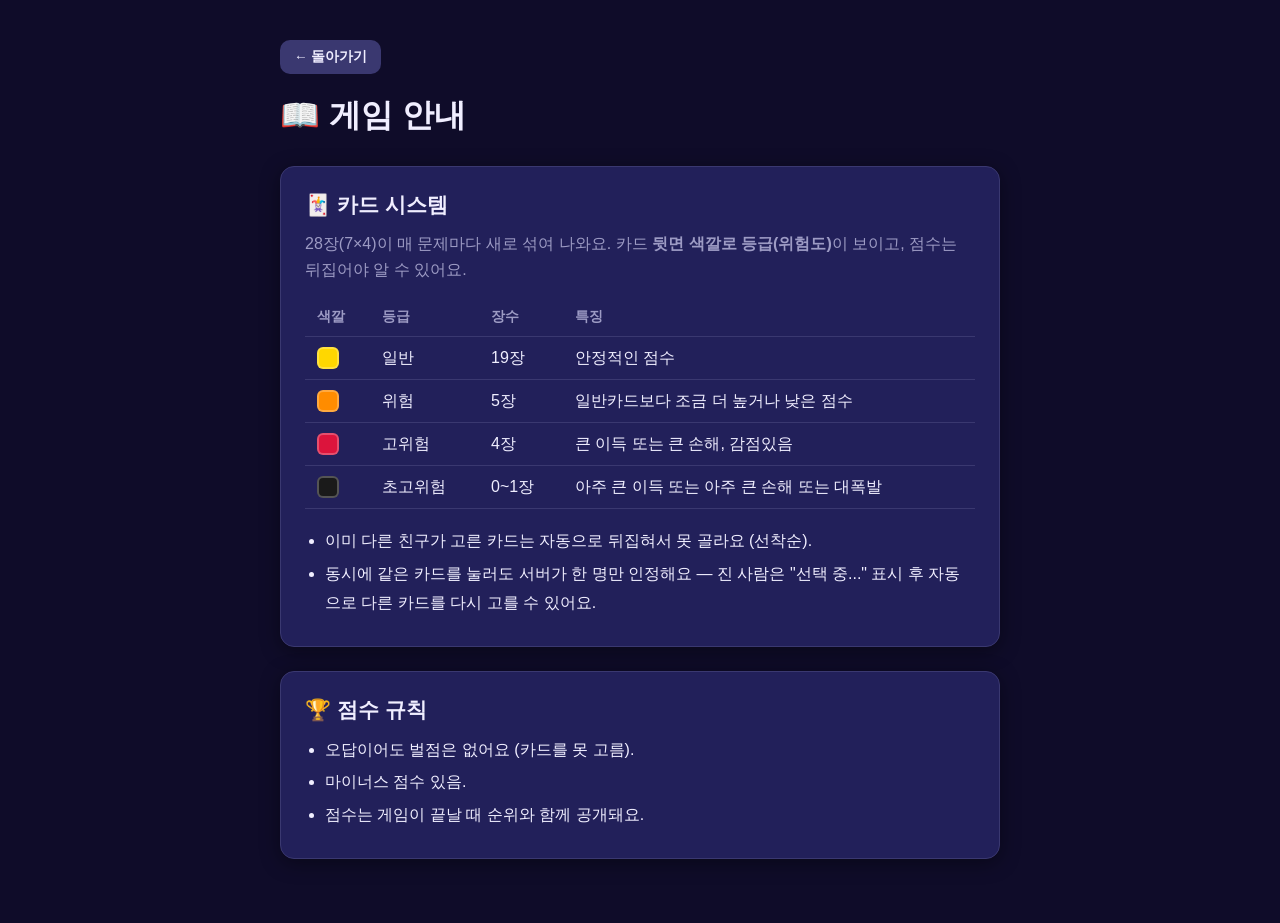
<file: tutorial.html>
<!DOCTYPE html>
<html lang="ko">
<head>
  <meta charset="UTF-8">
  <meta name="viewport" content="width=device-width, initial-scale=1.0">
  <title>게임 안내 — Quiz Battle Card</title>
  <link rel="stylesheet" href="css/style.css">
</head>
<body class="tutorial-body">
  <div class="tutorial-wrap">
    <a href="index.html" class="btn btn-secondary btn-sm tutorial-back">← 돌아가기</a>
    <h1 class="tutorial-title">📖 게임 안내</h1>

    <!-- 카드 시스템 -->
    <section class="tutorial-section">
      <h2>🃏 카드 시스템</h2>
      <p class="tutorial-desc">
        28장(7×4)이 매 문제마다 새로 섞여 나와요. 카드 <strong>뒷면 색깔로 등급(위험도)</strong>이 보이고,
        점수는 뒤집어야 알 수 있어요.
      </p>

      <table class="tutorial-card-table">
        <thead>
          <tr><th>색깔</th><th>등급</th><th>장수</th><th>특징</th></tr>
        </thead>
        <tbody>
          <tr>
            <td><span class="tutorial-swatch" data-tier="normal"></span></td>
            <td>일반</td>
            <td>19장</td>
            <td>안정적인 점수</td>
          </tr>
          <tr>
            <td><span class="tutorial-swatch" data-tier="risk"></span></td>
            <td>위험</td>
            <td>5장</td>
            <td>일반카드보다 조금 더 높거나 낮은 점수</td>
          </tr>
          <tr>
            <td><span class="tutorial-swatch" data-tier="highRisk"></span></td>
            <td>고위험</td>
            <td>4장</td>
            <td>큰 이득 또는 큰 손해, 감점있음</td>
          </tr>
          <tr>
            <td><span class="tutorial-swatch" data-tier="ultra"></span></td>
            <td>초고위험</td>
            <td>0~1장</td>
            <td>아주 큰 이득 또는 아주 큰 손해 또는 대폭발</td>
          </tr>
        </tbody>
      </table>

      <ul class="tutorial-list">
        <li>이미 다른 친구가 고른 카드는 자동으로 뒤집혀서 못 골라요 (선착순).</li>
        <li>동시에 같은 카드를 눌러도 서버가 한 명만 인정해요 — 진 사람은 "선택 중..." 표시 후 자동으로 다른 카드를 다시 고를 수 있어요.</li>
      </ul>
    </section>

    <!-- 점수 규칙 -->
    <section class="tutorial-section">
      <h2>🏆 점수 규칙</h2>
      <ul class="tutorial-list">
        <li>오답이어도 벌점은 없어요 (카드를 못 고름).</li>
        <li>마이너스 점수 있음.</li>
        <li>점수는 게임이 끝날 때 순위와 함께 공개돼요.</li>
      </ul>
    </section>
  </div>

  <script type="module" src="js/tutorial.js"></script>
</body>
</html>
</file>
<file: css/style.css>
/* =============================================
   style.css — Quiz Battle Royale
   ============================================= */

:root {
  --c-bg:       #0f0c29;
  --c-surface:  #1a1745;
  --c-card:     #22205a;
  --c-border:   #3a3870;
  --c-text:     #f0eeff;
  --c-sub:      #9d9bc4;
  --c-primary:  #7c6ff7;
  --c-green:    #2ecc71;
  --c-red:      #e74c3c;
  --c-orange:   #f39c12;
  --c-blue:     #3498db;
  --c-gold:     #f1c40f;
  --c-silver:   #bdc3c7;
  --c-bronze:   #e67e22;
  --radius:     14px;
  --shadow:     0 4px 20px rgba(0,0,0,0.4);

  /* 상황판 카드판(우측 60%) 레이아웃 — 나중에 조정하기 쉽도록 변수로 분리 */
  --board-pad-x:     28px;   /* 카드판 좌우 여백 */
  --board-pad-y:     22px;   /* 카드판 상하 여백 */
  --board-card-gap:  10px;   /* 카드 사이 간격 */
  --board-card-ratio: 1.6;   /* 카드 세로:가로 비율 (aspect-ratio: 1 / 이값) */
  --board-cols: 7;
  --board-rows: 4;

  /* 클라이언트 카드 선택 화면 — board 카드판과 동일한 비율, 여백은 board의 2배 */
  --cs-card-pad-x: calc(var(--board-pad-x) * 2);
  --cs-card-pad-y: calc(var(--board-pad-y) * 2);
}

* { box-sizing: border-box; margin: 0; padding: 0; }

body {
  font-family: 'Segoe UI', 'Apple SD Gothic Neo', sans-serif;
  background: var(--c-bg);
  color: var(--c-text);
  min-height: 100vh;
  overflow: hidden;
}

/* ── 뷰 전환 ── */
#app { width: 100vw; height: 100vh; position: relative; }
.view { display: none; width: 100%; height: 100%; position: absolute; top: 0; left: 0; overflow-y: auto; }
.view.active { display: flex; flex-direction: column; }

/* ── 공통 버튼 ── */
.btn {
  display: inline-flex; align-items: center; justify-content: center;
  padding: 12px 24px; border-radius: 10px; border: none; cursor: pointer;
  font-size: 1rem; font-weight: 700; transition: transform .1s, opacity .2s;
  user-select: none;
}
.btn:active { transform: scale(.96); }
.btn:disabled { opacity: .45; cursor: not-allowed; }
.btn-primary  { background: var(--c-primary); color: #fff; }
.btn-green    { background: var(--c-green);   color: #fff; }
.btn-blue     { background: var(--c-blue);    color: #fff; }
.btn-orange   { background: var(--c-orange);  color: #fff; }
.btn-secondary{ background: var(--c-border);  color: var(--c-text); }
.btn-danger   { background: var(--c-red);     color: #fff; }
.btn-warning  { background: var(--c-orange);  color: #fff; }
.btn-large    { font-size: 1.15rem; padding: 16px 32px; }
.btn-sm       { font-size: .85rem; padding: 8px 14px; }

/* 초고위험카드 예약(armed) 상태 강조 */
.btn.ultra-armed {
  background: #1A1A1A; color: #fff;
  box-shadow: 0 0 0 3px var(--c-red);
  animation: ultra-pulse 1s infinite;
}
@keyframes ultra-pulse {
  0%, 100% { opacity: 1; }
  50%      { opacity: .7; }
}

/* ── 공통 입력 ── */
.input-big, .select-big {
  width: 100%; padding: 14px 16px; border-radius: 10px;
  border: 2px solid var(--c-border); background: var(--c-surface);
  color: var(--c-text); font-size: 1.1rem;
}
.input-big:focus, .select-big:focus {
  outline: none; border-color: var(--c-primary);
}

/* ── 음소거 버튼 ── */
.mute-btn {
  position: fixed; top: 14px; right: 14px; z-index: 900;
  background: var(--c-card); border: 1px solid var(--c-border);
  border-radius: 50%; width: 46px; height: 46px;
  font-size: 1.3rem; cursor: pointer; display: flex; align-items: center; justify-content: center;
}
.mute-btn.small { width: 36px; height: 36px; font-size: 1rem; position: static; }

/* ── 방 코드 표시 ── */
.room-code-display {
  position: fixed; bottom: 10px; right: 14px;
  font-size: .8rem; color: var(--c-sub); z-index: 100;
}

/* =============================================
   세팅 뷰
   ============================================= */
#view-setting { align-items: center; justify-content: center; padding: 20px; }

.setting-wrap { width: 100%; max-width: 860px; }

.logo-area { text-align: center; margin-bottom: 32px; }
.logo-text { font-size: 2.4rem; font-weight: 900;
  background: linear-gradient(135deg, #a78bfa, #60a5fa);
  -webkit-background-clip: text; -webkit-text-fill-color: transparent; }
.logo-sub  { color: var(--c-sub); margin-top: 6px; }
.tutorial-link { display: inline-flex; margin-top: 14px; text-decoration: none; }

.setting-cards { display: flex; gap: 20px; flex-wrap: wrap; }
.card {
  flex: 1; min-width: 280px; background: var(--c-card);
  border-radius: var(--radius); padding: 24px; box-shadow: var(--shadow);
  border: 1px solid var(--c-border);
}
.card h2 { font-size: 1.2rem; margin-bottom: 20px; }
.card h2 small { font-size: .8rem; color: var(--c-sub); }

.form-row { margin-bottom: 16px; }
.form-row label { display: block; font-size: .9rem; color: var(--c-sub); margin-bottom: 6px; }
.hint { font-size: .78rem; color: var(--c-primary); }

.file-upload-label {
  display: inline-flex; align-items: center; gap: 8px;
  padding: 10px 18px; background: var(--c-surface);
  border: 2px dashed var(--c-border); border-radius: 10px;
  cursor: pointer; font-size: .95rem; transition: border-color .2s;
}
.file-upload-label:hover { border-color: var(--c-primary); }
.xlsx-status { margin-top: 8px; font-size: .85rem; color: var(--c-sub); }

.card-create .btn { width: 100%; margin-top: 8px; }

.join-buttons { display: flex; flex-direction: column; gap: 12px; margin-top: 8px; }
.join-buttons .btn { width: 100%; }

.setting-message {
  margin-top: 16px; padding: 12px 18px; border-radius: 10px;
  background: var(--c-surface); border: 1px solid var(--c-border);
  font-size: .95rem; text-align: center;
}
.setting-message.error { border-color: var(--c-red); color: var(--c-red); }
.setting-message.success { border-color: var(--c-green); color: var(--c-green); }
.hidden { display: none !important; }

/* ── 토글 스위치 (세팅 뷰) ── */
/* .form-row label { display:block } 규칙을 !important로 덮어씌워 flex 레이아웃 유지 */
.form-row label.toggle-label {
  display: flex !important; align-items: center; gap: 12px;
  cursor: pointer; padding: 4px 0; user-select: none;
  color: var(--c-text); margin-bottom: 0;
}
.toggle-checkbox { display: none; } /* 실제 체크박스 숨김 */
.toggle-slider {
  position: relative; flex-shrink: 0;
  width: 50px; height: 28px;
  background: var(--c-border); border-radius: 14px;
  transition: background .2s;
}
.toggle-slider::after {
  content: ''; position: absolute;
  width: 22px; height: 22px; background: #fff;
  border-radius: 50%; top: 3px; left: 3px;
  transition: transform .2s; box-shadow: 0 1px 4px rgba(0,0,0,.35);
}
.toggle-checkbox:checked + .toggle-slider { background: var(--c-primary); }
.toggle-checkbox:checked + .toggle-slider::after { transform: translateX(22px); }
.toggle-text { font-size: .95rem; }
.toggle-desc { margin-top: 6px; font-size: .8rem; color: var(--c-sub); }

/* =============================================
   상황판 뷰
   ============================================= */
#view-board { flex-direction: row; overflow: hidden; }

/* 좌 40% — 문제 */
.board-left {
  width: 40%; display: flex; flex-direction: column;
  align-items: center; justify-content: center; padding: 16px 20px;
  border-right: 2px solid var(--c-border); position: relative;
  overflow-y: auto; flex-shrink: 0;
}
.board-phase-label {
  position: absolute; top: 12px; left: 16px;
  font-size: .85rem; color: var(--c-sub);
  background: var(--c-card); padding: 4px 10px; border-radius: 20px;
}
.board-q-info {
  font-size: 1.1rem; color: var(--c-sub); margin-bottom: 10px; text-align: center;
}
.board-q-text {
  font-size: clamp(1.6rem, 3.5vw, 2.8rem); font-weight: 700;
  text-align: center; line-height: 1.5; max-width: 95%;
}

/* 객관식 보기 목록 */
.board-q-choices {
  display: flex; flex-wrap: wrap; gap: 10px 20px; justify-content: center;
  max-width: 100%; margin-top: 14px;
}
.board-choice-item {
  font-size: clamp(1.2rem, 2.2vw, 1.9rem);
  background: var(--c-card); border-radius: 10px;
  padding: 8px 22px; border: 1px solid var(--c-border);
  white-space: nowrap;
}
.board-choice-num {
  font-weight: 900; color: var(--c-gold); margin-right: 10px;
  font-size: clamp(1.3rem, 2.4vw, 2rem);
}

/* 선잇기 2열 레이아웃 */
.board-match-col {
  flex: 1; min-width: 120px; display: flex; flex-direction: column; gap: 8px;
}
.board-match-col-right .board-choice-item {
  border-color: var(--c-blue);
}

.board-q-img {
  max-height: 110px; max-width: 80%; object-fit: contain; border-radius: 10px;
  margin-top: 10px; cursor: zoom-in;
}
.board-q-img.zoomed {
  position: fixed; top: 0; left: 0; width: 100vw; height: 100vh;
  max-height: none; max-width: none; object-fit: contain; z-index: 800;
  background: rgba(0,0,0,.85); border-radius: 0; cursor: zoom-out;
}
.board-countdown {
  font-size: clamp(3rem, 10vw, 7rem); font-weight: 900; color: var(--c-gold);
  text-shadow: 0 0 30px var(--c-gold); animation: pulse .8s ease-in-out infinite;
}
@keyframes pulse { 0%,100%{transform:scale(1)} 50%{transform:scale(1.08)} }

/* 대폭발 발동 연출 — 화면 전체 플래시 + 흔들림, 점수는 표시하지 않음 (spec §1-2, §2-4) */
.board-explosion-overlay {
  position: fixed; inset: 0; z-index: 600;
  display: flex; flex-direction: column; align-items: center; justify-content: center;
  background: rgba(0,0,0,.75);
}
.explosion-emoji { font-size: clamp(4rem, 12vw, 9rem); }
.explosion-text  {
  font-size: clamp(1.4rem, 4vw, 2.6rem); font-weight: 900; color: #fff; margin-top: 12px;
}
.board-explosion-overlay.explosion-active { animation: explosionFlash 1.6s ease; }
.board-explosion-overlay.explosion-active .explosion-emoji { animation: shake .5s ease 3; }
@keyframes explosionFlash {
  0%   { background: rgba(255,255,255,.95); }
  15%  { background: rgba(0,0,0,.75); }
  100% { background: rgba(0,0,0,.75); }
}

/* 우 60% — 카드 그리드
   컨테이너 크기가 바뀌어도 카드 비율(1 : var(--board-card-ratio))을 유지한 채
   7×4=28장이 항상 여백 안에 들어오도록 컨테이너 쿼리 단위(cqw/cqh)로 크기를 계산한다. */
.board-right {
  flex: 1; display: flex;
  align-items: center; justify-content: center;
  padding: var(--board-pad-y) var(--board-pad-x);
  overflow: hidden;            /* 넘치거나 잘리는 대신 그리드 자체를 축소해 항상 안에 들어오게 함 */
  container-type: size;        /* 자식이 cqw/cqh로 이 영역의 실제 크기를 참조할 수 있게 함 */
}

/* 상황판 7×4 카드 그리드 — 폭 기준/높이 기준 중 더 작은 쪽에 맞춰 전체 그리드를 축소(letterbox) */
.board-card-grid {
  display: grid;
  grid-template-columns: repeat(var(--board-cols), 1fr);
  grid-template-rows: repeat(var(--board-rows), 1fr);
  gap: var(--board-card-gap);
  aspect-ratio: var(--board-cols) / calc(var(--board-rows) * var(--board-card-ratio));
  width: min(100cqw, 100cqh * (var(--board-cols) / (var(--board-rows) * var(--board-card-ratio))));
  max-width: 100%;
  max-height: 100%;
}

/* 상황판 카드 (클릭 없음, 표시 전용) — 비율은 항상 1 : var(--board-card-ratio) 고정.
   align-self:start로 그리드 셀 높이가 살짝 남아도 늘어나지 않고 aspect-ratio가 그대로 적용된다. */
.board-game-card {
  aspect-ratio: 1 / var(--board-card-ratio);
  width: 100%;
  align-self: start;
  border-radius: 8px;
  position: relative;
  overflow: hidden;
}

/* 등급별 실제 색상은 CARD_CONFIG.colors 기반으로 JS가 inline style로 지정한다 (spec §1-2) */
.board-card-back {
  width: 100%; height: 100%;
  border-radius: 8px;
  display: flex; align-items: center; justify-content: center;
  font-size: clamp(.85rem, 2.2vw, 1.4rem); font-weight: 900;
  color: rgba(255,255,255,.35);
  border: 2px solid rgba(255,255,255,.15);
  user-select: none;
}

/* 앞면 배경/글자색도 뒷면과 동일하게 CARD_CONFIG.colors 기반으로 JS가 inline style로 지정한다 (등급 색 통일) */
.board-card-front {
  width: 100%; height: 100%;
  border-radius: 8px;
  display: flex; flex-direction: column;
  align-items: center; justify-content: center;
  padding: 3px;
  border: 2px solid rgba(255,255,255,.25);
  animation: cardFlipIn .35s ease;
}

.bc-score {
  font-size: clamp(1.4rem, 3vw, 2.6rem);
  font-weight: 900; line-height: 1; text-align: center;
  word-break: break-all;
  color: inherit;
}
.bc-nick {
  font-size: clamp(1rem, 2vw, 1.6rem);
  color: inherit; opacity: .85; text-align: center;
  margin-top: 4px; word-break: break-all;
  overflow: hidden; max-width: 100%; line-height: 1.2;
}

/* =============================================
   클라이언트 뷰
   ============================================= */
#view-client { align-items: stretch; }

.client-section { display: none; flex-direction: column; flex: 1; padding: 24px; }
.client-section.active { display: flex; }

/* 내 누적 점수 바 (클라이언트 뷰 — 항상 좌상단 고정) */
.cs-score-bar {
  position: fixed; top: 14px; left: 14px; z-index: 200;
  background: var(--c-card); border: 1px solid var(--c-border);
  border-radius: 20px; padding: 8px 18px;
  display: flex; align-items: center; gap: 10px;
  box-shadow: var(--shadow); pointer-events: none;
}
.cs-score-label { font-size: .85rem; color: var(--c-sub); }
.cs-score-value { font-size: 1.4rem; font-weight: 900; color: var(--c-gold); }

/* 닉네임 입력 */
.cs-header { text-align: center; margin-bottom: 28px; }
.cs-header h2 { font-size: 1.5rem; }
.room-code-small { color: var(--c-sub); margin-top: 6px; font-size: .9rem; }

.nickname-input-wrap {
  display: flex; flex-direction: column; gap: 16px;
  max-width: 400px; width: 100%; margin: 0 auto;
}
.nickname-input {
  font-size: 1.3rem; text-align: center; letter-spacing: .05em;
}
.nickname-error {
  color: var(--c-red); font-size: .9rem; text-align: center; min-height: 1.2em;
}

/* 대기 */
.wait-wrap { flex: 1; display: flex; flex-direction: column; align-items: center; justify-content: center; }
.wait-icon { font-size: 4rem; margin-bottom: 20px; animation: spin 3s linear infinite; }
@keyframes spin { to { transform: rotate(360deg); } }
.wait-msg  { font-size: 1.4rem; font-weight: 700; text-align: center; }
.wait-sub  { color: var(--c-sub); margin-top: 10px; text-align: center; }

/* 카운트다운 */
.countdown-wrap { flex: 1; display: flex; flex-direction: column; align-items: center; justify-content: center; }
.countdown-label { font-size: 1.2rem; color: var(--c-sub); margin-bottom: 16px; }
.countdown-num {
  font-size: clamp(5rem, 25vw, 12rem); font-weight: 900; color: var(--c-gold);
  text-shadow: 0 0 40px var(--c-gold); line-height: 1;
}

/* 퀴즈 입력 */
.quiz-top-bar {
  display: flex; align-items: center; justify-content: space-between;
  margin-bottom: 16px;
}
.player-badge {
  font-size: 1.4rem; font-weight: 900;
  background: var(--c-primary); padding: 6px 18px; border-radius: 30px;
}
.cq-timer {
  font-size: 1.1rem; color: var(--c-gold); font-weight: 700;
}
.q-type-badge {
  display: inline-block; font-size: .8rem; font-weight: 700;
  padding: 4px 12px; border-radius: 20px; background: var(--c-primary);
  margin-bottom: 12px;
}
.cq-q-text { font-size: clamp(1.1rem, 3.5vw, 1.6rem); font-weight: 700; margin-bottom: 14px; line-height: 1.5; }
.cq-q-img { max-width: 100%; max-height: 160px; object-fit: contain; border-radius: 10px; margin-bottom: 14px; }

/* 보기 이미지 — URL로 입력된 보기가 이미지로 표시될 때 */
.choice-img {
  max-height: 120px; max-width: 100%; object-fit: contain;
  border-radius: 8px; display: block; margin: 4px auto;
  pointer-events: none; /* 클릭이 부모 버튼으로 전달되도록 */
}
.board-q-choices .choice-img { max-height: 160px; }

.cq-answer-area { flex: 1; display: flex; flex-direction: column; }

/* 객관식 */
.cq-mc-choices { display: flex; flex-direction: column; gap: 10px; margin-bottom: 16px; }
.mc-choice-item {
  background: var(--c-card); border-radius: 10px; padding: 14px 18px;
  font-size: 1rem; border: 1px solid var(--c-border);
}
.mc-choice-num { font-weight: 900; color: var(--c-gold); margin-right: 10px; font-size: 1.2rem; }
.cq-mc-input-row { display: flex; gap: 12px; }
.cq-number-input {
  flex: 1; padding: 14px; font-size: 1.4rem; font-weight: 700; text-align: center;
  border-radius: 10px; border: 2px solid var(--c-border); background: var(--c-surface);
  color: var(--c-text);
}

/* 객관식 클릭 모드 버튼 */
.mc-click-btn {
  width: 100%; padding: 16px 18px; border-radius: 10px;
  border: 2px solid var(--c-border); background: var(--c-card);
  color: var(--c-text); font-size: 1.05rem; font-weight: 500;
  cursor: pointer; text-align: left; transition: border-color .15s, background .15s;
  display: block;
}
.mc-click-btn:hover  { border-color: var(--c-primary); background: var(--c-surface); }
.mc-click-btn.selected {
  border-color: var(--c-primary); background: rgba(124,111,247,.25); font-weight: 700;
}

/* 단답형 */
.cq-sa { display: flex; flex-direction: column; gap: 12px; }
.cq-sa-input {
  padding: 16px; font-size: 1.2rem; border-radius: 10px;
  border: 2px solid var(--c-border); background: var(--c-surface); color: var(--c-text);
}
.cq-sa-input:focus { outline: none; border-color: var(--c-primary); }

/* 선 잇기 */
.cq-match-container {
  display: flex; align-items: stretch; gap: 0; position: relative;
  background: var(--c-card); border-radius: var(--radius); overflow: hidden;
  margin-bottom: 14px; min-height: 200px;
}
.match-col { flex: 1; display: flex; flex-direction: column; justify-content: space-around; padding: 12px 10px; gap: 8px; }
/* canvas는 선 그리기 전용 — 클릭 이벤트는 아이템에 직접 전달 */
.match-canvas {
  position: absolute; top: 0; left: 0; width: 100%; height: 100%;
  background: transparent; touch-action: none; pointer-events: none;
}
.match-item {
  background: var(--c-surface); border: 2px solid var(--c-border);
  border-radius: 8px; padding: 10px 12px; text-align: center;
  font-size: .95rem; cursor: pointer; user-select: none; transition: border-color .15s;
  position: relative;
}
.match-item.selected  { border-color: var(--c-primary); background: rgba(124,111,247,.2); }
.match-item.connected { border-color: var(--c-green);   background: rgba(46,204,113,.15); }

/* 복수정답 */
.multi-hint, .order-hint { font-size: .9rem; color: var(--c-sub); margin-bottom: 12px; }
.cq-multi-choices { display: flex; flex-direction: column; gap: 10px; margin-bottom: 14px; }
.multi-choice-btn {
  padding: 14px 18px; border-radius: 10px; border: 2px solid var(--c-border);
  background: var(--c-card); color: var(--c-text); font-size: 1rem;
  cursor: pointer; text-align: left; transition: all .15s;
}
.multi-choice-btn.selected {
  border-color: var(--c-primary); background: rgba(124,111,247,.2);
}

/* 순서 */
.cq-order-choices { display: flex; flex-direction: column; gap: 10px; margin-bottom: 12px; }
.order-choice-btn {
  padding: 14px 18px; border-radius: 10px; border: 2px solid var(--c-border);
  background: var(--c-card); color: var(--c-text); font-size: 1rem;
  cursor: pointer; text-align: left; transition: all .15s; display: flex; align-items: center; gap: 10px;
}
.order-choice-btn.selected { border-color: var(--c-primary); background: rgba(124,111,247,.2); }
.order-choice-btn.locked   { opacity: .4; cursor: not-allowed; }
.order-seq-num { font-weight: 900; color: var(--c-gold); font-size: 1.1rem; min-width: 24px; }

.cq-order-sequence {
  min-height: 40px; padding: 8px 12px; border-radius: 10px;
  background: var(--c-surface); font-size: .85rem; color: var(--c-sub);
  margin-bottom: 12px;
}

/* 결과 */
.cq-result {
  flex: 1; display: flex; flex-direction: column; align-items: center; justify-content: center;
}
.result-correct {
  font-size: 3rem; font-weight: 900; color: var(--c-green); text-align: center;
  animation: bounceIn .4s ease;
}
.result-wrong {
  font-size: 3rem; font-weight: 900; color: var(--c-red); text-align: center;
  animation: shake .4s ease;
}
.result-time { font-size: 1rem; color: var(--c-sub); margin-top: 10px; text-align: center; }

@keyframes bounceIn {
  0% { transform: scale(.5); opacity: 0; }
  70%{ transform: scale(1.1); }
  100%{ transform: scale(1); opacity: 1; }
}
@keyframes shake {
  0%,100%{ transform: translateX(0); }
  20%    { transform: translateX(-10px); }
  40%    { transform: translateX(10px); }
  60%    { transform: translateX(-8px); }
  80%    { transform: translateX(8px); }
}

/* 시상식 */
.ceremony-wrap { flex: 1; display: flex; flex-direction: column; align-items: center; justify-content: center; }
.ceremony-emoji { font-size: 5rem; animation: bounceIn .5s ease; }
.ceremony-msg { font-size: 1.6rem; font-weight: 700; margin-top: 16px; text-align: center; }

/* =============================================
   관리자 뷰
   ============================================= */
#view-admin { align-items: stretch; }
.admin-wrap { padding: 20px; max-width: 900px; margin: 0 auto; width: 100%; }

.admin-header {
  display: flex; align-items: center; gap: 12px; margin-bottom: 20px; flex-wrap: wrap;
}
.admin-title  { font-size: 1.4rem; font-weight: 900; }
.room-code-badge {
  font-size: .9rem; padding: 4px 12px; border-radius: 20px;
  background: var(--c-primary); color: #fff; font-weight: 700;
}

.admin-q-panel {
  background: var(--c-card); border-radius: var(--radius); padding: 18px 20px;
  margin-bottom: 16px; border: 1px solid var(--c-border);
}
.admin-q-index { font-size: .85rem; color: var(--c-sub); margin-bottom: 6px; }
.admin-q-preview { font-size: 1.05rem; font-weight: 700; line-height: 1.5; }

.admin-controls {
  display: flex; flex-wrap: wrap; gap: 12px; margin-bottom: 20px;
}
.admin-controls .btn { flex: 1; min-width: 140px; }

.admin-player-status {
  display: grid; grid-template-columns: repeat(auto-fill, minmax(130px, 1fr)); gap: 12px;
}
.admin-player-count {
  grid-column: 1 / -1;
  font-size: .9rem; color: var(--c-sub);
  padding: 6px 2px 2px;
  border-bottom: 1px solid var(--c-border);
  margin-bottom: 4px;
}
.admin-player-count strong { color: var(--c-text); }
.admin-player-card {
  background: var(--c-card); border-radius: var(--radius); padding: 14px;
  border: 1px solid var(--c-border); text-align: center;
}
.admin-player-name { font-size: 1.2rem; font-weight: 900; margin-bottom: 6px; }
.admin-player-state { font-size: .8rem; padding: 3px 8px; border-radius: 10px; background: var(--c-border); }
.admin-player-state.connected  { background: rgba(46,204,113,.25); color: var(--c-green); }
.admin-player-state.submitted  { background: rgba(124,111,247,.25); color: var(--c-primary); }
.admin-player-state.correct    { background: rgba(46,204,113,.35); color: var(--c-green); }
.admin-player-state.wrong      { background: rgba(231,76,60,.25); color: var(--c-red); }

/* =============================================
   카드 선택 뷰 (클라이언트)
   ============================================= */
#cs-card-select {
  padding: 8px;
  overflow: hidden;
}

.card-select-header { text-align: center; padding: 4px 0 6px; flex-shrink: 0; }
.card-select-msg    { font-size: 1.1rem; font-weight: 700; }
.card-select-status { font-size: .85rem; color: var(--c-red); min-height: 1.2em; margin-top: 2px; }

/* 카드 그리드 + 구경 모드 오버레이를 감싸는 컨테이너
   board-right와 동일한 컨테이너 쿼리 방식으로 카드 비율(1 : var(--board-card-ratio))을 고정하되,
   여백은 board(--board-pad-*)의 2배(--cs-card-pad-*)를 준다. */
.cs-card-grid-wrap {
  position: relative;
  flex: 1;
  min-height: 0;   /* flex 자식이 부모 높이를 넘지 않도록 */
  display: flex;
  align-items: center; justify-content: center;
  padding: var(--cs-card-pad-y) var(--cs-card-pad-x);
  overflow: hidden;
  container-type: size;   /* 자식이 cqw/cqh로 이 영역의 실제 크기를 참조할 수 있게 함 */
}

/* 7 × 4 카드 그리드 — board-card-grid와 동일하게 폭/높이 중 더 작은 쪽에 맞춰 통째로 축소 */
.cs-card-grid {
  display: grid;
  grid-template-columns: repeat(var(--board-cols), 1fr);
  grid-template-rows: repeat(var(--board-rows), 1fr);
  gap: var(--board-card-gap);
  aspect-ratio: var(--board-cols) / calc(var(--board-rows) * var(--board-card-ratio));
  width: min(100cqw, 100cqh * (var(--board-cols) / (var(--board-rows) * var(--board-card-ratio))));
  max-width: 100%;
  max-height: 100%;
}

/* 오답자 구경 모드 — 카드 선택 불가 상태를 반투명 흰색 레이어로 표시 */
.cs-watch-overlay {
  position: absolute;
  inset: 0;
  background: rgba(255, 255, 255, .45);
  border-radius: 8px;
  z-index: 10;
  cursor: default;
}

/* 개별 카드 — board-game-card와 동일하게 비율 고정(1 : var(--board-card-ratio)).
   align-self:start로 그리드 셀 높이가 살짝 남아도 늘어나지 않고 비율이 그대로 유지된다. */
.game-card {
  aspect-ratio: 1 / var(--board-card-ratio);
  width: 100%;
  align-self: start;
  border-radius: 8px;
  cursor: pointer;
  position: relative;
  overflow: hidden;
  transition: transform .15s, box-shadow .15s;
  -webkit-tap-highlight-color: transparent;
  min-width: 0;
  min-height: 0;
}
.game-card:not(.flipped):active { transform: scale(.93); }
.game-card:not(.flipped):hover  { transform: scale(1.07) translateY(-3px);
  box-shadow: 0 6px 18px rgba(0,0,0,.5); }
.game-card.flipped { cursor: default; }
.game-card.watch   { cursor: default; }  /* 구경 모드 */

/* 서버 트랜잭션 응답을 기다리는 중인 카드 — 은은하게 깜빡여 "선택 중"임을 표시 */
.game-card.pending { cursor: wait; }
.game-card.pending .game-card-back { animation: card-pending-pulse 1s ease-in-out infinite; }
@keyframes card-pending-pulse { 0%, 100% { opacity: 1; } 50% { opacity: .5; } }

/* 다른 카드의 서버 응답을 기다리는 동안 나머지 카드는 흐리게 표시 + 클릭 잠금(연타 방지) */
.cs-card-grid.picking .game-card:not(.pending):not(.flipped) {
  opacity: .45;
  pointer-events: none;
}

/* 카드 뒷면 — 등급별 실제 색상은 CARD_CONFIG.colors 기반으로 JS가 inline style로 지정한다 (spec §1-2) */
.game-card-back {
  width: 100%; height: 100%;
  border-radius: 8px;
  display: flex; align-items: center; justify-content: center;
  font-size: clamp(.7rem, 2vw, 1.4rem); font-weight: 900;
  color: rgba(255,255,255,.4);
  border: 2px solid rgba(255,255,255,.15);
  user-select: none;
}

/* 카드 앞면 — 배경/글자색은 뒷면과 동일하게 CARD_CONFIG.colors 기반으로 JS가 inline style로 지정한다 (등급 색 통일) */
.game-card-front {
  width: 100%; height: 100%;
  border-radius: 8px;
  display: flex; flex-direction: column;
  align-items: center; justify-content: center;
  padding: 3px;
  border: 2px solid rgba(255,255,255,.25);
  animation: cardFlipIn .3s ease;
}
@keyframes cardFlipIn {
  0%   { transform: scaleX(0); opacity: 0; }
  100% { transform: scaleX(1); opacity: 1; }
}

.gc-score {
  font-size: clamp(1.25rem, 3.5vw, 2.4rem);
  font-weight: 900; line-height: 1; text-align: center;
  word-break: keep-all;
  color: inherit;
}
.gc-taker {
  font-size: clamp(.8rem, 2.1vw, 1.45rem);
  color: inherit; opacity: .8; text-align: center;
  margin-top: 3px; word-break: break-all;
  overflow: hidden; max-width: 100%;
  display: -webkit-box; -webkit-line-clamp: 2; -webkit-box-orient: vertical;
}

/* 선택 카드 3초 확대 오버레이 */
.cs-card-reveal {
  position: fixed; inset: 0; z-index: 500;
  background: rgba(0,0,0,.82);
  display: flex; align-items: center; justify-content: center;
  cursor: pointer;   /* 클릭하면 3초를 기다리지 않고 바로 닫힘 */
}
.cs-card-reveal-inner {
  background: var(--c-card); border-radius: 20px;
  padding: 36px 56px; text-align: center;
  border: 2px solid var(--c-primary);
  box-shadow: 0 0 60px rgba(124,111,247,.5);
  animation: bounceIn .35s ease;
  min-width: 220px;
}
.reveal-type  { font-size: .95rem; color: var(--c-sub); margin-bottom: 10px; }
.reveal-score {
  font-size: clamp(2.6rem, 9vw, 5rem); font-weight: 900; line-height: 1;
  margin-bottom: 14px;
}
.reveal-score.card-plus   { color: var(--c-green); }
.reveal-score.card-minus  { color: var(--c-red); }
.reveal-score.card-zero   { color: var(--c-sub); }
.reveal-score.card-double { color: var(--c-gold); }
.reveal-msg { font-size: 1rem; color: var(--c-sub); }

/* 대폭발 발동 시 클라이언트 리빌 카드도 함께 흔들림 (점수는 표시하지 않음, spec §2-4) */
.cs-card-reveal.explosion-active .cs-card-reveal-inner { animation: shake .5s ease 3; }

/* =============================================
   순위 목록 (ceremony-overlay, cs-ceremony, admin)
   ============================================= */
.ceremony-rankings {
  margin-top: 20px;
  max-height: 48vh; overflow-y: auto;
  width: 100%; min-width: 280px;
  scrollbar-width: thin;
}
.rank-item {
  display: flex; align-items: center; gap: 14px;
  padding: 9px 14px; border-radius: 10px; margin-bottom: 6px;
  background: rgba(255,255,255,.08); text-align: left;
}
.rank-item.rank-mine {
  background: rgba(124,111,247,.3);
  border: 1px solid var(--c-primary);
}
.rank-medal { font-size: 1.5rem; min-width: 2rem; text-align: center; flex-shrink: 0; }
.rank-nick  { flex: 1; font-size: 1.1rem; font-weight: 700; word-break: break-all; }
.rank-score { font-size: 1.2rem; font-weight: 900; flex-shrink: 0; }
.rank-score.pos  { color: var(--c-green); }
.rank-score.neg  { color: var(--c-red); }
.rank-score.zero { color: var(--c-sub); }

/* 관리자 카드 프리뷰 */
.admin-card-preview {
  margin-top: 16px; padding-top: 14px;
  border-top: 1px solid var(--c-border);
}
.admin-card-preview-title {
  font-size: .85rem; font-weight: 700; color: var(--c-gold);
  margin-bottom: 10px;
}
.admin-card-list {
  display: grid;
  grid-template-columns: repeat(7, 1fr);
  gap: 4px;
}
/* 배경/글자색은 CARD_CONFIG.colors 기반으로 JS가 inline style로 지정한다 (spec §1-2) */
.acp-card {
  border-radius: 6px; padding: 6px 3px;
  text-align: center; cursor: default;
  border: 1px solid rgba(255,255,255,.08);
  transition: opacity .3s;
}
.acp-card.acp-taken { opacity: .38; }
.acp-num   { font-size: .58rem; color: inherit; opacity: .65; margin-bottom: 1px; }
.acp-score { font-size: .9rem;  font-weight: 900; color: inherit; line-height: 1.1; }
.acp-taker {
  font-size: .55rem; color: inherit; opacity: .85;
  margin-top: 3px; white-space: nowrap;
  overflow: hidden; text-overflow: ellipsis;
}

/* 관리자 순위 헤더 */
.admin-final-header {
  font-size: 1.2rem; font-weight: 900; margin-bottom: 12px;
  padding-bottom: 8px; border-bottom: 1px solid var(--c-border);
  color: var(--c-gold);
}

/* =============================================
   시상식 오버레이
   ============================================= */
.ceremony-overlay {
  position: fixed; inset: 0; z-index: 1000;
  display: flex; align-items: center; justify-content: center;
  background: rgba(0,0,0,.7);
}
.fireworks-canvas {
  position: absolute; inset: 0; width: 100%; height: 100%; pointer-events: none;
}
.ceremony-content {
  position: relative; z-index: 1; text-align: center;
  animation: bounceIn .6s ease;
}
.trophy-icon    { font-size: 6rem; }
.ceremony-title { font-size: 3rem; font-weight: 900; margin: 12px 0; color: var(--c-gold); }
.ceremony-sub   { font-size: 1.3rem; color: var(--c-sub); }

/* =============================================
   튜토리얼(게임 안내) 페이지 — tutorial.html
   ============================================= */
.tutorial-body { display: flex; justify-content: center; overflow-y: auto; padding: 40px 20px; }
.tutorial-wrap { width: 100%; max-width: 720px; }
.tutorial-back { display: inline-flex; margin-bottom: 20px; text-decoration: none; }
.tutorial-title { font-size: 2rem; font-weight: 900; margin-bottom: 28px; }

.tutorial-section {
  background: var(--c-card); border: 1px solid var(--c-border);
  border-radius: var(--radius); padding: 24px; margin-bottom: 24px;
  box-shadow: var(--shadow);
}
.tutorial-section h2 { font-size: 1.3rem; margin-bottom: 12px; }
.tutorial-desc { color: var(--c-sub); line-height: 1.6; margin-bottom: 16px; }

.tutorial-card-table { width: 100%; border-collapse: collapse; margin-bottom: 18px; }
.tutorial-card-table th, .tutorial-card-table td {
  padding: 10px 12px; text-align: left; border-bottom: 1px solid var(--c-border);
}
.tutorial-card-table th { color: var(--c-sub); font-size: .85rem; font-weight: 700; }

/* 색상값은 하드코딩하지 않고 js/tutorial.js가 CARD_CONFIG.colors로 inline style 지정 */
.tutorial-swatch {
  display: inline-block; width: 22px; height: 22px; border-radius: 6px;
  border: 2px solid rgba(255,255,255,.25); vertical-align: middle;
}

.tutorial-list { line-height: 1.8; padding-left: 20px; }
.tutorial-list li { margin-bottom: 4px; }
</file>
